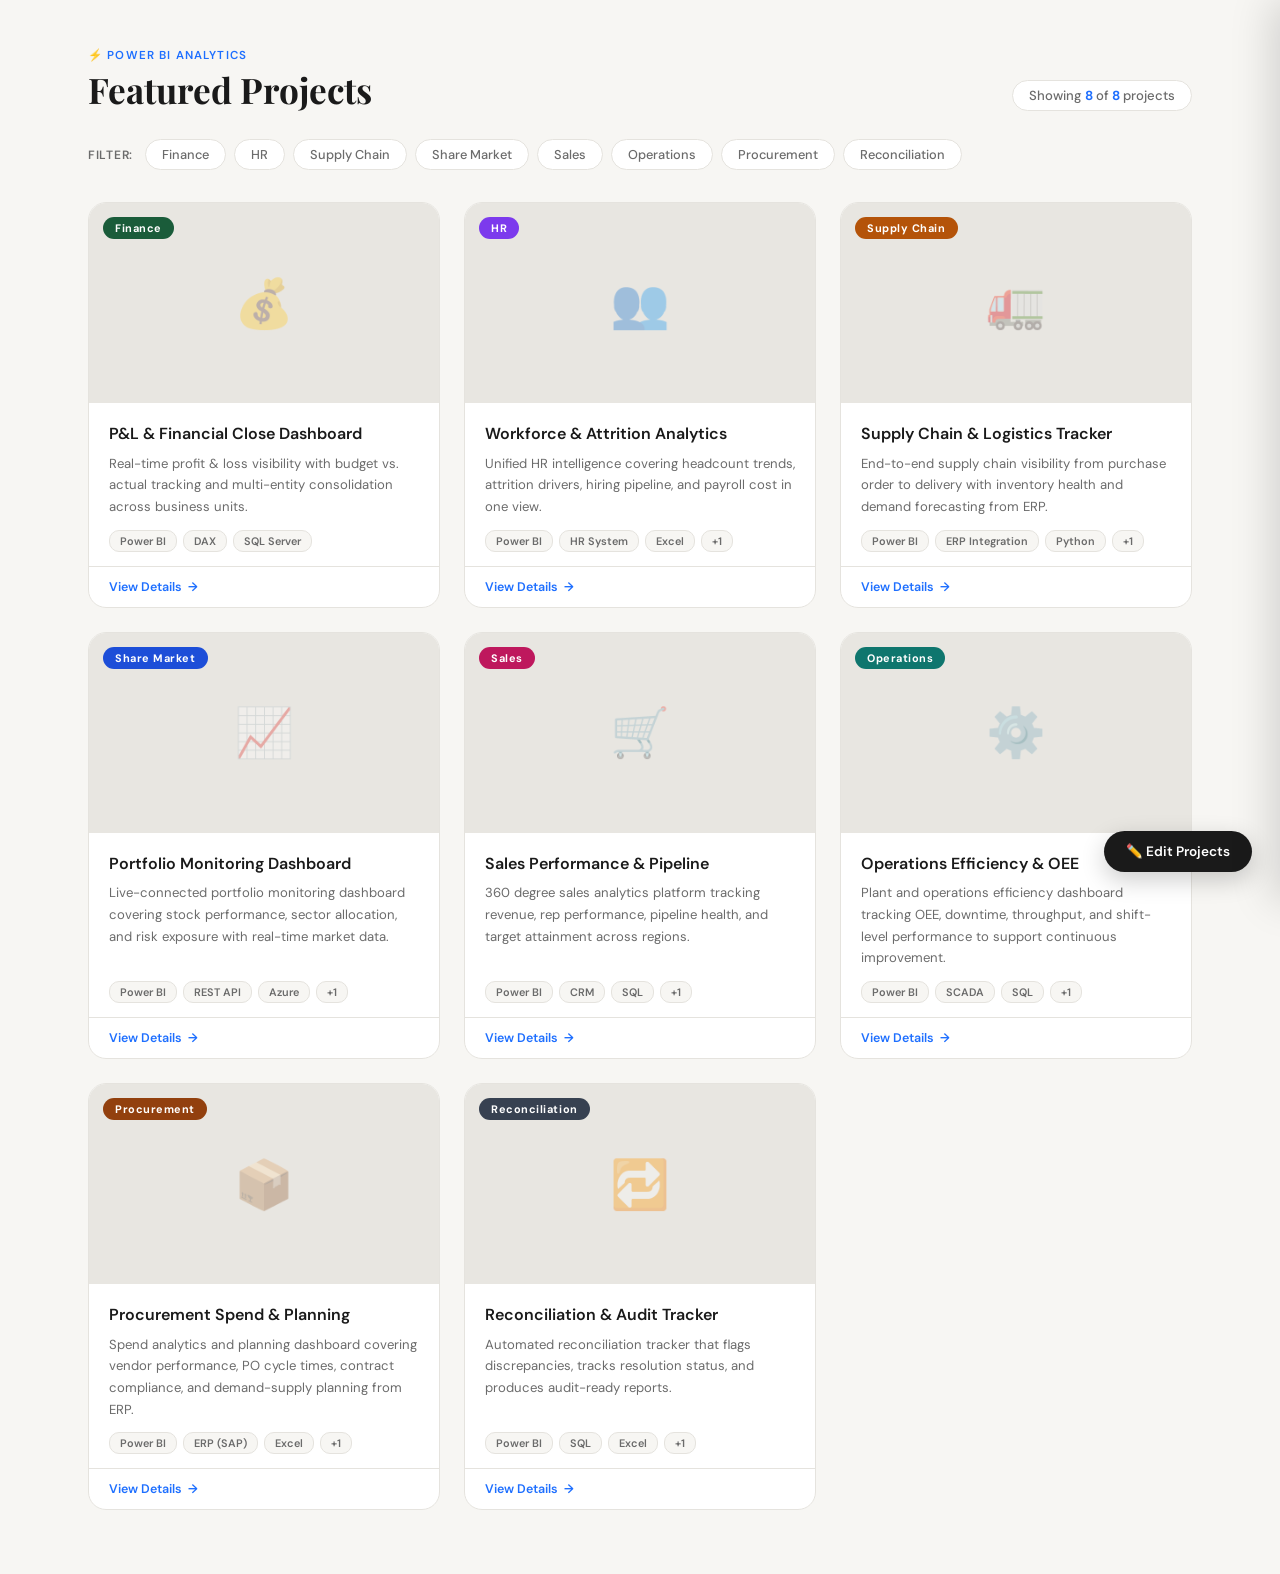
<file: portfolio.html>
<!DOCTYPE html>
<html lang="en">
<head>
<meta charset="UTF-8">
<meta name="viewport" content="width=device-width, initial-scale=1.0">
<title>JHS Analytics Portfolio</title>
<link href="https://fonts.googleapis.com/css2?family=DM+Sans:wght@300;400;500;600&family=Playfair+Display:wght@600;700&display=swap" rel="stylesheet">
<style>
  *, *::before, *::after { margin: 0; padding: 0; box-sizing: border-box; }
  :root {
    --bg: #F7F6F3; --white: #FFFFFF; --text: #1A1A1A;
    --muted: #6B6B6B; --border: #E5E3DE; --accent: #1E6FFF;
  }
  body { font-family: 'DM Sans', sans-serif; background: var(--bg); color: var(--text); min-height: 100vh; }

  .page-header { padding: 48px 48px 0; max-width: 1200px; margin: 0 auto; display: flex; align-items: flex-end; justify-content: space-between; flex-wrap: wrap; gap: 16px; }
  .header-left .eyebrow { font-size: 0.72rem; font-weight: 600; letter-spacing: 0.1em; text-transform: uppercase; color: var(--accent); margin-bottom: 6px; }
  .header-left h1 { font-family: 'Playfair Display', serif; font-size: 2.2rem; color: var(--text); line-height: 1.2; }
  .project-count { background: var(--white); border: 1px solid var(--border); border-radius: 20px; padding: 6px 16px; font-size: 0.82rem; color: var(--muted); font-weight: 500; }
  .project-count span { color: var(--accent); font-weight: 700; }

  .filters-bar { max-width: 1200px; margin: 28px auto 0; padding: 0 48px; display: flex; gap: 8px; flex-wrap: wrap; align-items: center; }
  .filter-label { font-size: 0.75rem; font-weight: 600; color: var(--muted); text-transform: uppercase; letter-spacing: 0.06em; margin-right: 4px; }
  .filter-btn { padding: 6px 16px; border-radius: 20px; border: 1px solid var(--border); background: var(--white); color: var(--muted); font-size: 0.8rem; font-weight: 500; cursor: pointer; transition: all 0.15s; font-family: inherit; }
  .filter-btn:hover { border-color: #bbb; color: var(--text); }
  .filter-btn.active { background: var(--text); color: #fff; border-color: var(--text); }

  .grid-wrapper { max-width: 1200px; margin: 32px auto 64px; padding: 0 48px; }
  .projects-grid { display: grid; grid-template-columns: repeat(3, 1fr); gap: 24px; }

  .card { background: var(--white); border-radius: 18px; border: 1px solid var(--border); overflow: hidden; display: flex; flex-direction: column; transition: transform 0.22s, box-shadow 0.22s; cursor: pointer; animation: fadeIn 0.4s ease both; }
  .card:hover { transform: translateY(-5px); box-shadow: 0 16px 48px rgba(0,0,0,0.09); }
  @keyframes fadeIn { from { opacity:0; transform: translateY(12px); } to { opacity:1; transform: translateY(0); } }

  .card-img { position: relative; height: 200px; overflow: hidden; background: #e8e6e1; display: flex; align-items: center; justify-content: center; flex-shrink: 0; }
  .card-img img { width: 100%; height: 100%; object-fit: cover; transition: transform 0.35s ease; }
  .card:hover .card-img img { transform: scale(1.04); }
  .card-img .img-placeholder { font-size: 3rem; opacity: 0.35; position: absolute; inset: 0; display: flex; align-items: center; justify-content: center; }
  .card-img img.errored { display: none; }
  .ind-pill { position: absolute; top: 14px; left: 14px; z-index: 2; padding: 4px 12px; border-radius: 20px; font-size: 0.68rem; font-weight: 700; letter-spacing: 0.05em; color: #fff; }

  .card-body { padding: 20px 20px 14px; flex: 1; display: flex; flex-direction: column; gap: 8px; }
  .card-title { font-size: 1rem; font-weight: 600; line-height: 1.35; color: var(--text); }
  .card-desc { font-size: 0.82rem; color: var(--muted); line-height: 1.65; flex: 1; }
  .card-tools { display: flex; gap: 6px; flex-wrap: wrap; margin-top: 4px; }
  .tool-tag { padding: 3px 10px; border-radius: 10px; font-size: 0.68rem; font-weight: 600; background: var(--bg); color: var(--muted); border: 1px solid var(--border); }

  .card-footer { padding: 12px 20px; border-top: 1px solid var(--border); display: flex; align-items: center; justify-content: space-between; }
  .view-btn { font-size: 0.78rem; font-weight: 600; color: var(--accent); display: flex; align-items: center; gap: 6px; background: none; border: none; cursor: pointer; font-family: inherit; padding: 0; }
  .view-btn .arrow { transition: transform 0.2s; }
  .card:hover .view-btn .arrow { transform: translateX(4px); }

  .state-box { grid-column: span 3; text-align: center; padding: 80px 24px; color: var(--muted); }
  .state-box .icon { font-size: 3rem; margin-bottom: 16px; }

  /* MODAL */
  .overlay { display: none; position: fixed; inset: 0; z-index: 999; background: rgba(15,15,15,0.55); backdrop-filter: blur(8px); align-items: center; justify-content: center; padding: 20px; }
  .overlay.open { display: flex; }
  .modal { background: var(--white); border-radius: 22px; width: 100%; max-width: 640px; max-height: 90vh; overflow-y: auto; box-shadow: 0 32px 80px rgba(0,0,0,0.22); animation: modalIn 0.25s ease; }
  @keyframes modalIn { from { transform:translateY(20px); opacity:0; } to { transform:translateY(0); opacity:1; } }
  .modal-img { width: 100%; height: 240px; object-fit: cover; display: block; }
  .modal-img-placeholder { height: 240px; display: flex; align-items: center; justify-content: center; font-size: 4rem; }
  .modal-content { padding: 28px; }
  .modal-header { display: flex; align-items: flex-start; justify-content: space-between; gap: 16px; margin-bottom: 14px; }
  .modal-title { font-family: 'Playfair Display', serif; font-size: 1.5rem; line-height: 1.25; flex: 1; }
  .modal-close { width: 32px; height: 32px; border-radius: 50%; border: 1px solid var(--border); background: var(--bg); cursor: pointer; font-size: 1rem; color: var(--muted); display: flex; align-items: center; justify-content: center; flex-shrink: 0; font-family: inherit; }
  .modal-desc { font-size: 0.88rem; color: var(--muted); line-height: 1.75; margin-bottom: 22px; }
  .modal-section { font-size: 0.72rem; font-weight: 700; text-transform: uppercase; letter-spacing: 0.1em; color: var(--muted); margin-bottom: 10px; }
  .features-list { list-style: none; display: flex; flex-direction: column; gap: 8px; margin-bottom: 22px; }
  .features-list li { display: flex; gap: 10px; font-size: 0.86rem; align-items: flex-start; }
  .modal-tools { display: flex; gap: 8px; flex-wrap: wrap; }
  .modal-tool { padding: 5px 14px; border-radius: 20px; font-size: 0.78rem; font-weight: 600; }

  /* EDIT PANEL */
  .edit-fab { position: fixed; bottom: 28px; right: 28px; z-index: 500; background: var(--text); color: #fff; border: none; border-radius: 50px; padding: 12px 22px; font-family: inherit; font-size: 0.85rem; font-weight: 600; cursor: pointer; box-shadow: 0 8px 24px rgba(0,0,0,0.2); display: flex; align-items: center; gap: 8px; transition: opacity 0.2s; }
  .edit-fab:hover { opacity: 0.85; }
  .edit-panel-overlay { display: none; position: fixed; inset: 0; z-index: 800; background: rgba(0,0,0,0.4); backdrop-filter: blur(4px); }
  .edit-panel-overlay.open { display: block; }
  .edit-panel { position: fixed; right: 0; top: 0; bottom: 0; z-index: 900; width: 520px; max-width: 95vw; background: var(--white); box-shadow: -8px 0 40px rgba(0,0,0,0.15); display: flex; flex-direction: column; transform: translateX(100%); transition: transform 0.3s ease; }
  .edit-panel.open { transform: translateX(0); }
  .edit-panel-header { padding: 24px 24px 16px; border-bottom: 1px solid var(--border); display: flex; align-items: center; justify-content: space-between; }
  .edit-panel-header h3 { font-family: 'Playfair Display', serif; font-size: 1.2rem; }
  .ep-close { background: var(--bg); border: 1px solid var(--border); border-radius: 50%; width: 32px; height: 32px; cursor: pointer; font-size: 1rem; display: flex; align-items: center; justify-content: center; }
  .edit-panel-body { flex: 1; overflow-y: auto; padding: 20px 24px; display: flex; flex-direction: column; gap: 16px; }
  .ep-note { background: #fffbeb; border: 1px solid #fde68a; border-radius: 10px; padding: 12px 14px; font-size: 0.8rem; color: #92400e; line-height: 1.5; }
  .ep-project-list { display: flex; flex-direction: column; gap: 8px; }
  .ep-project-item { background: var(--bg); border: 1px solid var(--border); border-radius: 10px; padding: 12px 14px; display: flex; align-items: center; justify-content: space-between; gap: 10px; cursor: pointer; transition: border-color 0.15s; }
  .ep-project-item:hover { border-color: var(--accent); }
  .ep-project-item .ep-name { font-size: 0.85rem; font-weight: 600; }
  .ep-project-item .ep-ind { font-size: 0.72rem; color: var(--muted); }
  .ep-project-item .ep-edit-btn { font-size: 0.75rem; color: var(--accent); font-weight: 600; white-space: nowrap; }
  .ep-form { display: flex; flex-direction: column; gap: 14px; }
  .ep-field label { display: block; font-size: 0.75rem; font-weight: 600; text-transform: uppercase; letter-spacing: 0.06em; color: var(--muted); margin-bottom: 5px; }
  .ep-field input, .ep-field textarea, .ep-field select { width: 100%; padding: 9px 12px; border: 1px solid var(--border); border-radius: 8px; font-family: inherit; font-size: 0.85rem; background: var(--bg); color: var(--text); outline: none; transition: border-color 0.15s; }
  .ep-field input:focus, .ep-field textarea:focus { border-color: var(--accent); background: #fff; }
  .ep-field textarea { resize: vertical; min-height: 70px; }
  .ep-field small { display: block; font-size: 0.72rem; color: var(--muted); margin-top: 4px; }
  .ep-actions { display: flex; gap: 10px; padding: 16px 24px; border-top: 1px solid var(--border); }
  .ep-save { flex: 1; background: var(--accent); color: #fff; border: none; border-radius: 10px; padding: 11px; font-family: inherit; font-size: 0.88rem; font-weight: 600; cursor: pointer; }
  .ep-save:hover { background: #1558d6; }
  .ep-cancel { background: var(--bg); color: var(--text); border: 1px solid var(--border); border-radius: 10px; padding: 11px 18px; font-family: inherit; font-size: 0.88rem; font-weight: 600; cursor: pointer; }
  .ep-add { background: var(--bg); color: var(--text); border: 1px dashed var(--border); border-radius: 10px; padding: 11px; font-family: inherit; font-size: 0.85rem; font-weight: 600; cursor: pointer; text-align: center; width: 100%; transition: border-color 0.15s; }
  .ep-add:hover { border-color: var(--accent); color: var(--accent); }
  .ep-delete { background: #fff0f0; color: #dc2626; border: 1px solid #fecaca; border-radius: 10px; padding: 11px 16px; font-family: inherit; font-size: 0.85rem; font-weight: 600; cursor: pointer; }

  @media (max-width: 960px) { .projects-grid { grid-template-columns: 1fr 1fr; } .state-box { grid-column: span 2; } }
  @media (max-width: 600px) { .page-header, .filters-bar, .grid-wrapper { padding-left: 20px; padding-right: 20px; } .projects-grid { grid-template-columns: 1fr; } .state-box { grid-column: span 1; } .page-header h1 { font-size: 1.7rem; } }
</style>
</head>
<body>

<div class="page-header">
  <div class="header-left">
    <div class="eyebrow">⚡ Power BI Analytics</div>
    <h1>Featured Projects</h1>
  </div>
  <div class="project-count">Showing <span id="countShowing">0</span> of <span id="countTotal">0</span> projects</div>
</div>

<div class="filters-bar">
  <span class="filter-label">Filter:</span>
  <button class="filter-btn active" onclick="applyFilter('All', this)">All</button>
</div>

<div class="grid-wrapper">
  <div class="projects-grid" id="grid"></div>
</div>

<!-- Project detail modal -->
<div class="overlay" id="overlay" onclick="closeModal(event)">
  <div class="modal" id="modal">
    <div id="modal-img-wrap"></div>
    <div class="modal-content">
      <div class="modal-header">
        <h2 class="modal-title" id="modal-title"></h2>
        <button class="modal-close" onclick="closeModal()">✕</button>
      </div>
      <p class="modal-desc" id="modal-desc"></p>
      <div class="modal-section">Key Features</div>
      <ul class="features-list" id="modal-features"></ul>
      <div class="modal-section">Tools & Technologies</div>
      <div class="modal-tools" id="modal-tools"></div>
    </div>
  </div>
</div>

<!-- Edit FAB -->
<button class="edit-fab" onclick="openEditPanel()">✏️ Edit Projects</button>

<!-- Edit panel backdrop -->
<div class="edit-panel-overlay" id="epOverlay" onclick="closeEditPanel()"></div>

<!-- Edit panel -->
<div class="edit-panel" id="editPanel">
  <div class="edit-panel-header">
    <h3 id="epTitle">Edit Projects</h3>
    <button class="ep-close" onclick="closeEditPanel()">✕</button>
  </div>
  <div class="edit-panel-body" id="epBody"></div>
  <div class="ep-actions" id="epActions"></div>
</div>

<script>
// ╔══════════════════════════════════════════════════════════════════════════╗
// ║  YOUR PROJECT DATA — edit directly here OR use the ✏️ Edit button      ║
// ║  imageUrl: paste a direct image link (imgur, google drive public, etc.) ║
// ║  features: separate items with |  •  tools: separate with ,            ║
// ╚══════════════════════════════════════════════════════════════════════════╝
let allProjects = [
  {
    title: "P&L & Financial Close Dashboard",
    industry: "Finance",
    description: "Real-time profit & loss visibility with budget vs. actual tracking and multi-entity consolidation across business units.",
    features: ["Replaced 40+ manual Excel reports","Live financial close tracking","Multi-entity consolidation","Drill-down by department & cost center","Budget vs. actual with variance analysis"],
    tools: ["Power BI","DAX","SQL Server"],
    imageUrl: ""
  },
  {
    title: "Workforce & Attrition Analytics",
    industry: "HR",
    description: "Unified HR intelligence covering headcount trends, attrition drivers, hiring pipeline, and payroll cost in one view.",
    features: ["Attrition trend analysis by department","Headcount vs budget tracking","Hiring funnel & time-to-hire KPIs","Payroll cost breakdown","Employee tenure & diversity metrics"],
    tools: ["Power BI","HR System","Excel","SharePoint"],
    imageUrl: ""
  },
  {
    title: "Supply Chain & Logistics Tracker",
    industry: "Supply Chain",
    description: "End-to-end supply chain visibility from purchase order to delivery with inventory health and demand forecasting from ERP.",
    features: ["Inventory aging & stock alerts","Delivery performance (DIFOT)","Demand vs supply planning","Vendor lead time analysis","Route & freight cost optimization"],
    tools: ["Power BI","ERP Integration","Python","SQL"],
    imageUrl: ""
  },
  {
    title: "Portfolio Monitoring Dashboard",
    industry: "Share Market",
    description: "Live-connected portfolio monitoring dashboard covering stock performance, sector allocation, and risk exposure with real-time market data.",
    features: ["Real-time stock price feeds via API","Portfolio vs benchmark tracking","Sector & geography allocation","Risk and volatility metrics","Gain/Loss reporting"],
    tools: ["Power BI","REST API","Azure","SQL"],
    imageUrl: ""
  },
  {
    title: "Sales Performance & Pipeline",
    industry: "Sales",
    description: "360 degree sales analytics platform tracking revenue, rep performance, pipeline health, and target attainment across regions.",
    features: ["Revenue vs target by region & rep","Pipeline stage & conversion rates","Product & customer segment analysis","Rolling forecasts & trend analysis","Rep leaderboard & incentive tracking"],
    tools: ["Power BI","CRM","SQL","Excel"],
    imageUrl: ""
  },
  {
    title: "Operations Efficiency & OEE",
    industry: "Operations",
    description: "Plant and operations efficiency dashboard tracking OEE, downtime, throughput, and shift-level performance to support continuous improvement.",
    features: ["OEE and machine utilization tracking","Downtime root-cause analysis","Shift & production line performance","Production vs capacity planning","Quality defect rate monitoring"],
    tools: ["Power BI","SCADA","SQL","ERP"],
    imageUrl: ""
  },
  {
    title: "Procurement Spend & Planning",
    industry: "Procurement",
    description: "Spend analytics and planning dashboard covering vendor performance, PO cycle times, contract compliance, and demand-supply planning from ERP.",
    features: ["Spend analysis by category & vendor","PO approval & cycle time KPIs","Vendor scorecard & compliance","Demand & capacity planning","Contract expiry alerts"],
    tools: ["Power BI","ERP (SAP)","Excel","SQL"],
    imageUrl: ""
  },
  {
    title: "Reconciliation & Audit Tracker",
    industry: "Reconciliation",
    description: "Automated reconciliation tracker that flags discrepancies, tracks resolution status, and produces audit-ready reports.",
    features: ["Automated discrepancy detection","Resolution status & aging tracker","Bank-to-book reconciliation","Audit trail and exception reports","Inter-company matching workflows"],
    tools: ["Power BI","SQL","Excel","SharePoint"],
    imageUrl: ""
  }
];

// ── INDUSTRY COLORS ──────────────────────────────────────────────────────────
const IND_COLORS = {
  'Finance':        { bg: '#1A5C3A', light: '#E8F5EE', text: '#1A5C3A', icon: '💰' },
  'HR':             { bg: '#7C3AED', light: '#F3EEFF', text: '#7C3AED', icon: '👥' },
  'Supply Chain':   { bg: '#B45309', light: '#FEF3E2', text: '#B45309', icon: '🚛' },
  'Share Market':   { bg: '#1D4ED8', light: '#EFF4FF', text: '#1D4ED8', icon: '📈' },
  'Sales':          { bg: '#BE185D', light: '#FDF0F6', text: '#BE185D', icon: '🛒' },
  'Operations':     { bg: '#0F766E', light: '#EDFAF8', text: '#0F766E', icon: '⚙️' },
  'Procurement':    { bg: '#92400E', light: '#FEF3E2', text: '#92400E', icon: '📦' },
  'Reconciliation': { bg: '#374151', light: '#F3F4F6', text: '#374151', icon: '🔁' },
};
function getColor(industry) {
  for (const [key, val] of Object.entries(IND_COLORS)) {
    if (industry && industry.toLowerCase().includes(key.toLowerCase())) return val;
  }
  return { bg: '#1E6FFF', light: '#EEF3FF', text: '#1E6FFF', icon: '📊' };
}

let activeFilter = 'All';
let editingIndex = null;

// ── FILTERS ──────────────────────────────────────────────────────────────────
function buildFilters() {
  const bar = document.querySelector('.filters-bar');
  bar.querySelectorAll('.filter-btn:not(:first-child)').forEach(b => b.remove());
  const industries = [...new Set(allProjects.map(p => p.industry).filter(Boolean))];
  industries.forEach(ind => {
    const btn = document.createElement('button');
    btn.className = 'filter-btn';
    btn.textContent = ind;
    btn.onclick = () => applyFilter(ind, btn);
    bar.appendChild(btn);
  });
}
function applyFilter(val, btn) {
  activeFilter = val;
  document.querySelectorAll('.filter-btn').forEach(b => b.classList.remove('active'));
  btn.classList.add('active');
  renderGrid(val === 'All' ? allProjects : allProjects.filter(p => p.industry === val));
}

// ── RENDER GRID ───────────────────────────────────────────────────────────────
function renderGrid(projects) {
  document.getElementById('countTotal').textContent   = allProjects.length;
  document.getElementById('countShowing').textContent = projects.length;
  const grid = document.getElementById('grid');
  if (!projects.length) {
    grid.innerHTML = `<div class="state-box"><div class="icon">🔍</div><p>No projects found.</p></div>`;
    return;
  }
  grid.innerHTML = projects.map((p, i) => {
    const realIdx = allProjects.indexOf(p);
    const c = getColor(p.industry);
    const hasImg = p.imageUrl && p.imageUrl.trim() !== '';
    const imgHtml = hasImg
      ? `<img src="${p.imageUrl}" alt="${p.title}" onerror="this.classList.add('errored');this.nextElementSibling.style.display='flex'">
         <div class="img-placeholder" style="display:none">${c.icon}</div>`
      : `<div class="img-placeholder">${c.icon}</div>`;
    const toolTags = p.tools.slice(0,3).map(t => `<span class="tool-tag">${t}</span>`).join('');
    const extra = p.tools.length > 3 ? `<span class="tool-tag">+${p.tools.length-3}</span>` : '';
    return `
    <div class="card" style="animation-delay:${i*0.06}s" onclick="openModal(${realIdx})">
      <div class="card-img">
        ${imgHtml}
        <span class="ind-pill" style="background:${c.bg}">${p.industry}</span>
      </div>
      <div class="card-body">
        <div class="card-title">${p.title}</div>
        <div class="card-desc">${p.description}</div>
        <div class="card-tools">${toolTags}${extra}</div>
      </div>
      <div class="card-footer">
        <button class="view-btn" onclick="event.stopPropagation();openModal(${realIdx})">View Details <span class="arrow">→</span></button>
      </div>
    </div>`;
  }).join('');
}

function refresh() {
  buildFilters();
  const filtered = activeFilter === 'All' ? allProjects : allProjects.filter(p => p.industry === activeFilter);
  renderGrid(filtered);
}

// ── MODAL ─────────────────────────────────────────────────────────────────────
function openModal(idx) {
  const p = allProjects[idx];
  const c = getColor(p.industry);
  const hasImg = p.imageUrl && p.imageUrl.trim() !== '';
  document.getElementById('modal-img-wrap').innerHTML = hasImg
    ? `<img class="modal-img" src="${p.imageUrl}" alt="${p.title}" onerror="this.style.display='none'">`
    : `<div class="modal-img-placeholder" style="background:${c.light}">${c.icon}</div>`;
  document.getElementById('modal-title').textContent = p.title;
  document.getElementById('modal-desc').textContent  = p.description;
  document.getElementById('modal-features').innerHTML = p.features.map(f =>
    `<li><span style="color:${c.text};font-weight:700;margin-right:6px">✓</span>${f}</li>`).join('');
  document.getElementById('modal-tools').innerHTML = p.tools.map(t =>
    `<span class="modal-tool" style="background:${c.light};color:${c.text}">${t}</span>`).join('');
  document.getElementById('overlay').classList.add('open');
  document.body.style.overflow = 'hidden';
}
function closeModal(e) {
  if (e && e.type === 'click' && e.target.id !== 'overlay') return;
  document.getElementById('overlay').classList.remove('open');
  document.body.style.overflow = '';
}
document.addEventListener('keydown', e => { if(e.key==='Escape'){ closeModal(); closeEditPanel(); } });

// ── EDIT PANEL ────────────────────────────────────────────────────────────────
function openEditPanel() {
  showProjectList();
  document.getElementById('editPanel').classList.add('open');
  document.getElementById('epOverlay').classList.add('open');
}
function closeEditPanel() {
  document.getElementById('editPanel').classList.remove('open');
  document.getElementById('epOverlay').classList.remove('open');
  editingIndex = null;
}

function showProjectList() {
  document.getElementById('epTitle').textContent = 'Edit Projects';
  document.getElementById('epBody').innerHTML = `
    <div class="ep-note">💡 Click any project to edit it, or add a new one below.</div>
    <div class="ep-project-list">
      ${allProjects.map((p,i) => {
        const c = getColor(p.industry);
        return `<div class="ep-project-item" onclick="showEditForm(${i})">
          <div><div class="ep-name">${p.title}</div><div class="ep-ind" style="color:${c.text}">${p.industry}</div></div>
          <span class="ep-edit-btn">Edit →</span>
        </div>`;
      }).join('')}
    </div>
    <button class="ep-add" onclick="showEditForm(-1)">+ Add New Project</button>`;
  document.getElementById('epActions').innerHTML = '';
}

function showEditForm(idx) {
  editingIndex = idx;
  const p = idx === -1 ? { title:'', industry:'', description:'', features:[], tools:[], imageUrl:'' } : allProjects[idx];
  document.getElementById('epTitle').textContent = idx === -1 ? 'Add New Project' : 'Edit Project';
  document.getElementById('epBody').innerHTML = `
    <div class="ep-form">
      <div class="ep-field"><label>Title</label><input id="ef-title" value="${esc(p.title)}" placeholder="Dashboard name"></div>
      <div class="ep-field"><label>Industry</label>
        <select id="ef-industry">
          ${['Finance','HR','Supply Chain','Share Market','Sales','Operations','Procurement','Reconciliation']
            .map(ind => `<option ${p.industry===ind?'selected':''}>${ind}</option>`).join('')}
        </select>
      </div>
      <div class="ep-field"><label>Description</label><textarea id="ef-desc" rows="3">${esc(p.description)}</textarea></div>
      <div class="ep-field"><label>Key Features</label><textarea id="ef-features" rows="4">${p.features.join('\n')}</textarea><small>One feature per line</small></div>
      <div class="ep-field"><label>Tools</label><input id="ef-tools" value="${p.tools.join(', ')}" placeholder="Power BI, SQL, DAX"><small>Separate with commas</small></div>
      <div class="ep-field"><label>Image URL</label><input id="ef-img" value="${esc(p.imageUrl)}" placeholder="https://i.imgur.com/yourimage.png"><small>Paste a direct image link. Leave blank to show icon.</small></div>
    </div>`;
  document.getElementById('epActions').innerHTML = `
    <button class="ep-cancel" onclick="showProjectList()">← Back</button>
    ${idx !== -1 ? `<button class="ep-delete" onclick="deleteProject(${idx})">Delete</button>` : ''}
    <button class="ep-save" onclick="saveProject()">Save Project</button>`;
}

function esc(str) { return (str||'').replace(/"/g,'&quot;').replace(/</g,'&lt;'); }

function saveProject() {
  const p = {
    title:       document.getElementById('ef-title').value.trim(),
    industry:    document.getElementById('ef-industry').value,
    description: document.getElementById('ef-desc').value.trim(),
    features:    document.getElementById('ef-features').value.split('\n').map(f=>f.trim()).filter(Boolean),
    tools:       document.getElementById('ef-tools').value.split(',').map(t=>t.trim()).filter(Boolean),
    imageUrl:    document.getElementById('ef-img').value.trim(),
  };
  if (!p.title) { alert('Please enter a title.'); return; }
  if (editingIndex === -1) allProjects.push(p);
  else allProjects[editingIndex] = p;
  refresh();
  showProjectList();
}

function deleteProject(idx) {
  if (!confirm('Delete this project?')) return;
  allProjects.splice(idx, 1);
  refresh();
  showProjectList();
}

// ── INIT ──────────────────────────────────────────────────────────────────────
refresh();
</script>
</body>
</html>
</file>
